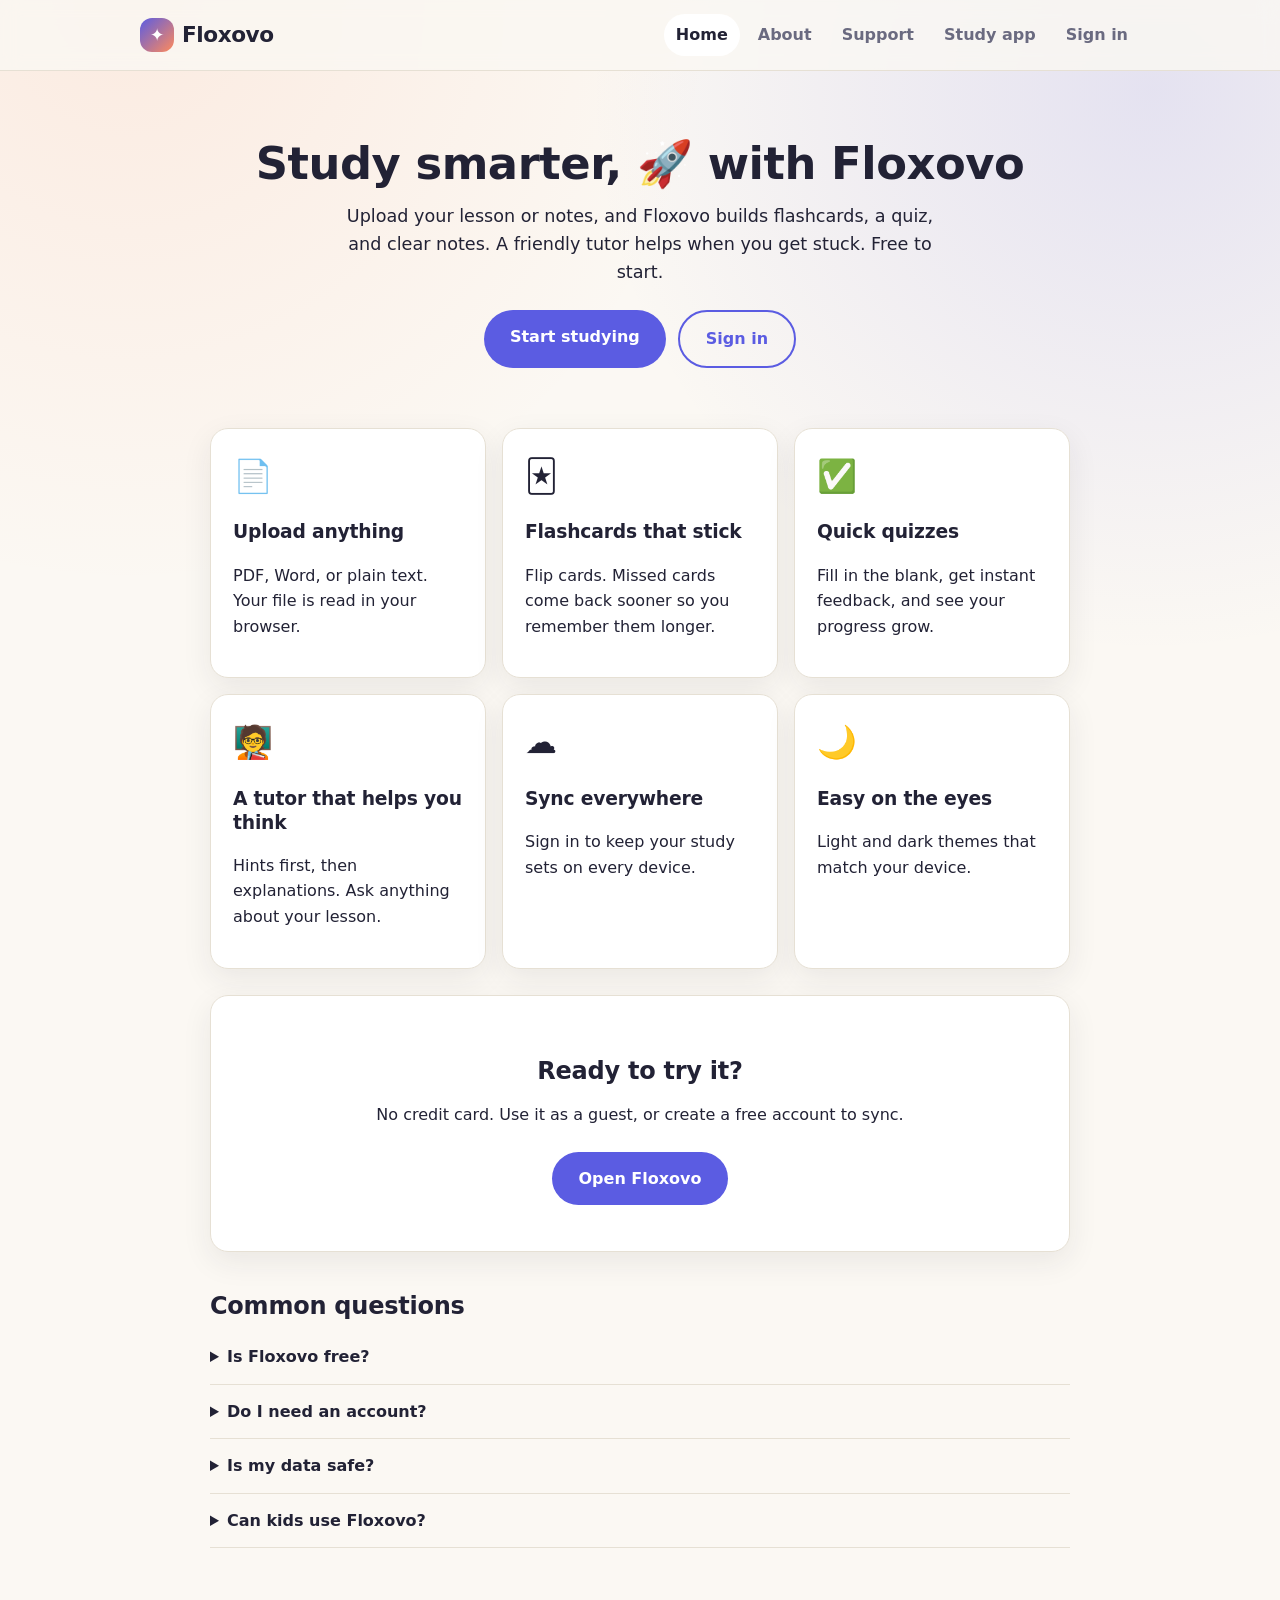
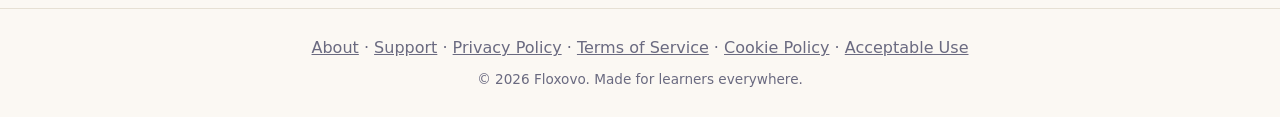
<file: index.html>
<!DOCTYPE html>
<html lang="en">
<head>
<meta charset="UTF-8">
<meta name="viewport" content="width=device-width, initial-scale=1">
<meta name="description" content="Floxovo turns your lessons into notes, flashcards, quizzes, and a friendly AI tutor. Free to start.">
<title>Home · Floxovo</title>
<link rel="stylesheet" href="styles.css">
</head>
<body>
<header id="site-header"></header>
<main class="wrap doc">

<section class="hero" style="padding-top:20px">
  <h1>Study smarter, <span class="emoji-float">🚀</span> with Floxovo</h1>
  <p class="lead">Upload your lesson or notes, and Floxovo builds flashcards, a quiz, and clear notes. A friendly tutor helps when you get stuck. Free to start.</p>
  <div class="cta-row">
    <a class="big" href="app.html">Start studying</a>
    <a class="big alt" href="app.html#login">Sign in</a>
  </div>
</section>

<section class="feature-grid" aria-label="Features">
  <div class="card"><div class="icon">📄</div><h3>Upload anything</h3><p class="muted">PDF, Word, or plain text. Your file is read in your browser.</p></div>
  <div class="card"><div class="icon">🃏</div><h3>Flashcards that stick</h3><p class="muted">Flip cards. Missed cards come back sooner so you remember them longer.</p></div>
  <div class="card"><div class="icon">✅</div><h3>Quick quizzes</h3><p class="muted">Fill in the blank, get instant feedback, and see your progress grow.</p></div>
  <div class="card"><div class="icon">🧑‍🏫</div><h3>A tutor that helps you think</h3><p class="muted">Hints first, then explanations. Ask anything about your lesson.</p></div>
  <div class="card"><div class="icon">☁️</div><h3>Sync everywhere</h3><p class="muted">Sign in to keep your study sets on every device.</p></div>
  <div class="card"><div class="icon">🌙</div><h3>Easy on the eyes</h3><p class="muted">Light and dark themes that match your device.</p></div>
</section>

<section class="card" style="text-align:center">
  <h2>Ready to try it?</h2>
  <p class="muted">No credit card. Use it as a guest, or create a free account to sync.</p>
  <div class="cta-row"><a class="big" href="app.html">Open Floxovo</a></div>
</section>

<section class="faq" style="margin-top:28px">
  <h2>Common questions</h2>
  <details><summary>Is Floxovo free?</summary><p>Yes. The core study tools are free to use. We'll tell you clearly before any paid option is added.</p></details>
  <details><summary>Do I need an account?</summary><p>No. You can study as a guest, and your sets stay on your device. An account lets you sync across devices.</p></details>
  <details><summary>Is my data safe?</summary><p>Read our <a href="privacy.html">Privacy Policy</a>. Uploaded files aren't stored; only the extracted text is kept with your study set, and you can delete it any time.</p></details>
  <details><summary>Can kids use Floxovo?</summary><p>Yes, with a parent or guardian involved. Read our <a href="privacy.html#children">children's section</a> and <a href="support.html">contact us</a> with questions.</p></details>
</section>

</main>
<footer id="site-footer"></footer>
<script src="site.js"></script>
</body>
</html>
</file>
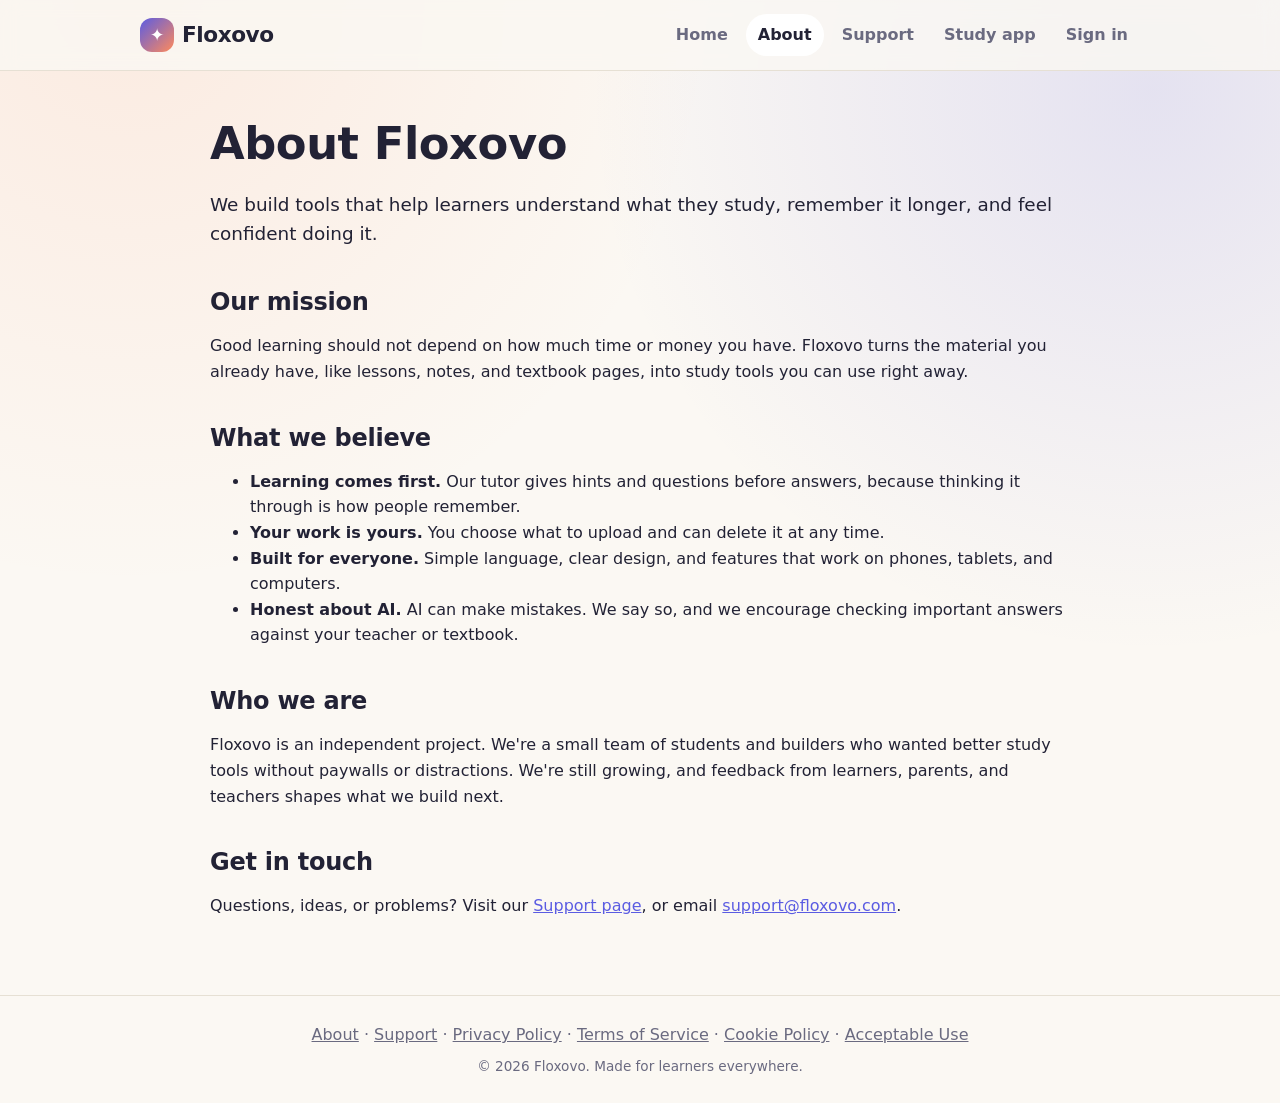
<file: about.html>
<!DOCTYPE html>
<html lang="en">
<head>
<meta charset="UTF-8">
<meta name="viewport" content="width=device-width, initial-scale=1">
<meta name="description" content="About Floxovo: our mission to make studying clearer, calmer, and more effective for learners everywhere.">
<title>About us · Floxovo</title>
<link rel="stylesheet" href="styles.css">
</head>
<body>
<header id="site-header"></header>
<main class="wrap doc">

<h1>About Floxovo</h1>
<p class="lead">We build tools that help learners understand what they study, remember it longer, and feel confident doing it.</p>

<h2>Our mission</h2>
<p>Good learning should not depend on how much time or money you have. Floxovo turns the material you already have, like lessons, notes, and textbook pages, into study tools you can use right away.</p>

<h2>What we believe</h2>
<ul>
  <li><b>Learning comes first.</b> Our tutor gives hints and questions before answers, because thinking it through is how people remember.</li>
  <li><b>Your work is yours.</b> You choose what to upload and can delete it at any time.</li>
  <li><b>Built for everyone.</b> Simple language, clear design, and features that work on phones, tablets, and computers.</li>
  <li><b>Honest about AI.</b> AI can make mistakes. We say so, and we encourage checking important answers against your teacher or textbook.</li>
</ul>

<h2>Who we are</h2>
<p>Floxovo is an independent project. We're a small team of students and builders who wanted better study tools without paywalls or distractions. We're still growing, and feedback from learners, parents, and teachers shapes what we build next.</p>

<h2>Get in touch</h2>
<p>Questions, ideas, or problems? Visit our <a href="support.html">Support page</a>, or email <a href="mailto:support@floxovo.com">support@floxovo.com</a>.</p>

</main>
<footer id="site-footer"></footer>
<script src="site.js"></script>
</body>
</html>
</file>
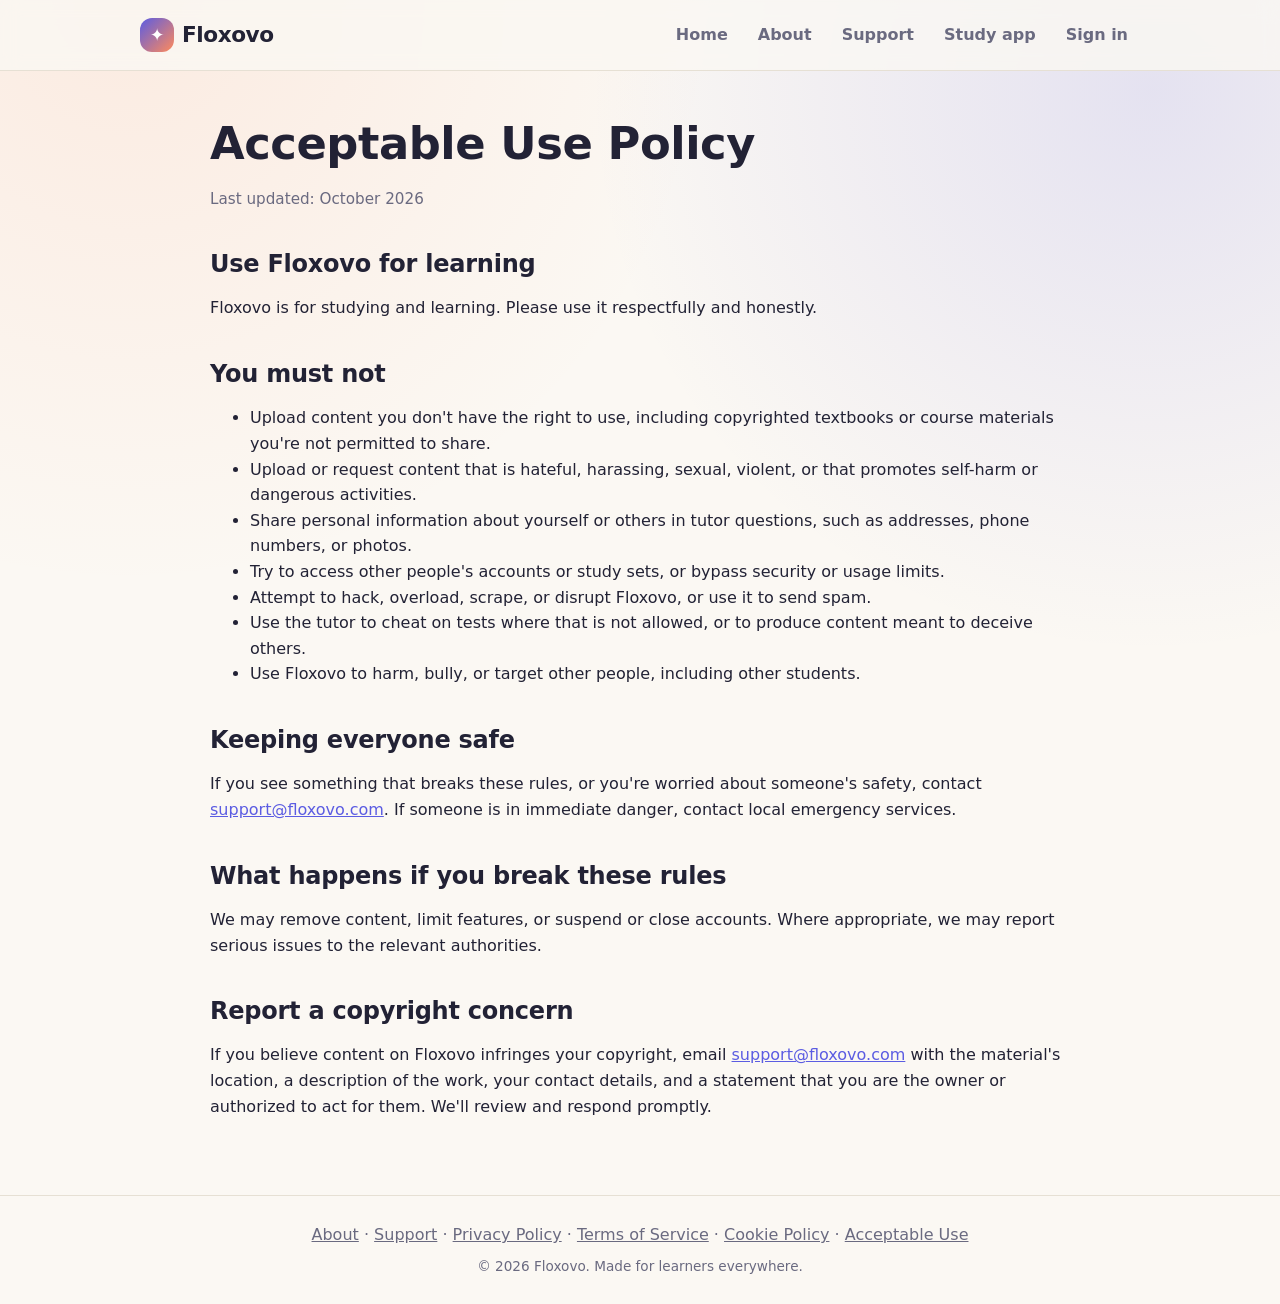
<file: acceptable-use.html>
<!DOCTYPE html>
<html lang="en">
<head>
<meta charset="UTF-8">
<meta name="viewport" content="width=device-width, initial-scale=1">
<meta name="description" content="The rules for using Floxovo safely and respectfully.">
<title>Acceptable Use Policy · Floxovo</title>
<link rel="stylesheet" href="styles.css">
</head>
<body>
<header id="site-header"></header>
<main class="wrap doc">

<h1>Acceptable Use Policy</h1>
<p class="updated">Last updated: October 2026</p>

<h2>Use Floxovo for learning</h2>
<p>Floxovo is for studying and learning. Please use it respectfully and honestly.</p>

<h2>You must not</h2>
<ul>
  <li>Upload content you don't have the right to use, including copyrighted textbooks or course materials you're not permitted to share.</li>
  <li>Upload or request content that is hateful, harassing, sexual, violent, or that promotes self-harm or dangerous activities.</li>
  <li>Share personal information about yourself or others in tutor questions, such as addresses, phone numbers, or photos.</li>
  <li>Try to access other people's accounts or study sets, or bypass security or usage limits.</li>
  <li>Attempt to hack, overload, scrape, or disrupt Floxovo, or use it to send spam.</li>
  <li>Use the tutor to cheat on tests where that is not allowed, or to produce content meant to deceive others.</li>
  <li>Use Floxovo to harm, bully, or target other people, including other students.</li>
</ul>

<h2>Keeping everyone safe</h2>
<p>If you see something that breaks these rules, or you're worried about someone's safety, contact <a href="mailto:support@floxovo.com">support@floxovo.com</a>. If someone is in immediate danger, contact local emergency services.</p>

<h2>What happens if you break these rules</h2>
<p>We may remove content, limit features, or suspend or close accounts. Where appropriate, we may report serious issues to the relevant authorities.</p>

<h2>Report a copyright concern</h2>
<p>If you believe content on Floxovo infringes your copyright, email <a href="mailto:support@floxovo.com">support@floxovo.com</a> with the material's location, a description of the work, your contact details, and a statement that you are the owner or authorized to act for them. We'll review and respond promptly.</p>

</main>
<footer id="site-footer"></footer>
<script src="site.js"></script>
</body>
</html>
</file>
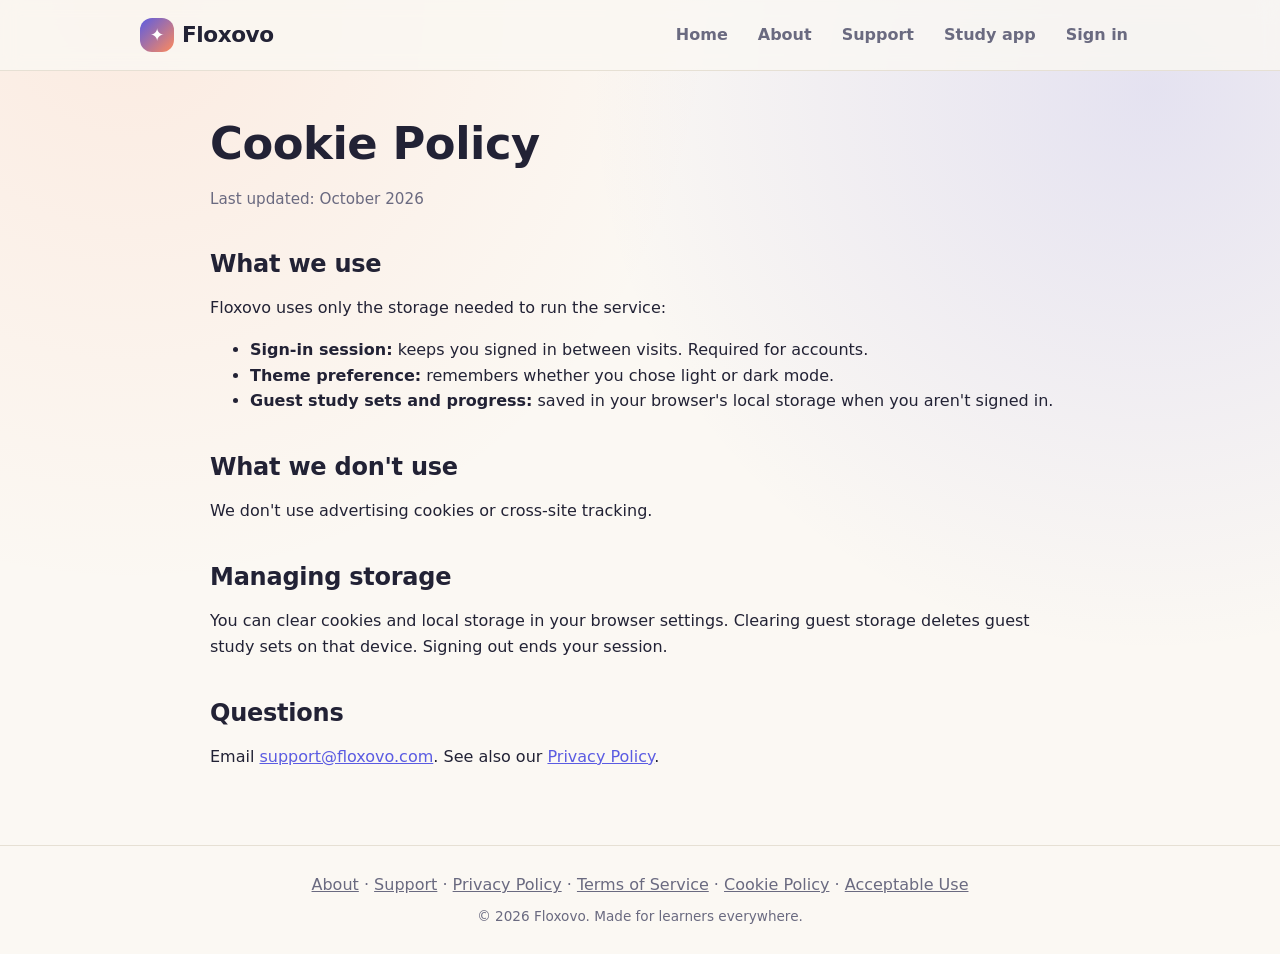
<file: cookies.html>
<!DOCTYPE html>
<html lang="en">
<head>
<meta charset="UTF-8">
<meta name="viewport" content="width=device-width, initial-scale=1">
<meta name="description" content="How Floxovo uses cookies and browser storage.">
<title>Cookie Policy · Floxovo</title>
<link rel="stylesheet" href="styles.css">
</head>
<body>
<header id="site-header"></header>
<main class="wrap doc">

<h1>Cookie Policy</h1>
<p class="updated">Last updated: October 2026</p>

<h2>What we use</h2>
<p>Floxovo uses only the storage needed to run the service:</p>
<ul>
  <li><b>Sign-in session:</b> keeps you signed in between visits. Required for accounts.</li>
  <li><b>Theme preference:</b> remembers whether you chose light or dark mode.</li>
  <li><b>Guest study sets and progress:</b> saved in your browser's local storage when you aren't signed in.</li>
</ul>

<h2>What we don't use</h2>
<p>We don't use advertising cookies or cross-site tracking.</p>

<h2>Managing storage</h2>
<p>You can clear cookies and local storage in your browser settings. Clearing guest storage deletes guest study sets on that device. Signing out ends your session.</p>

<h2>Questions</h2>
<p>Email <a href="mailto:support@floxovo.com">support@floxovo.com</a>. See also our <a href="privacy.html">Privacy Policy</a>.</p>

</main>
<footer id="site-footer"></footer>
<script src="site.js"></script>
</body>
</html>
</file>
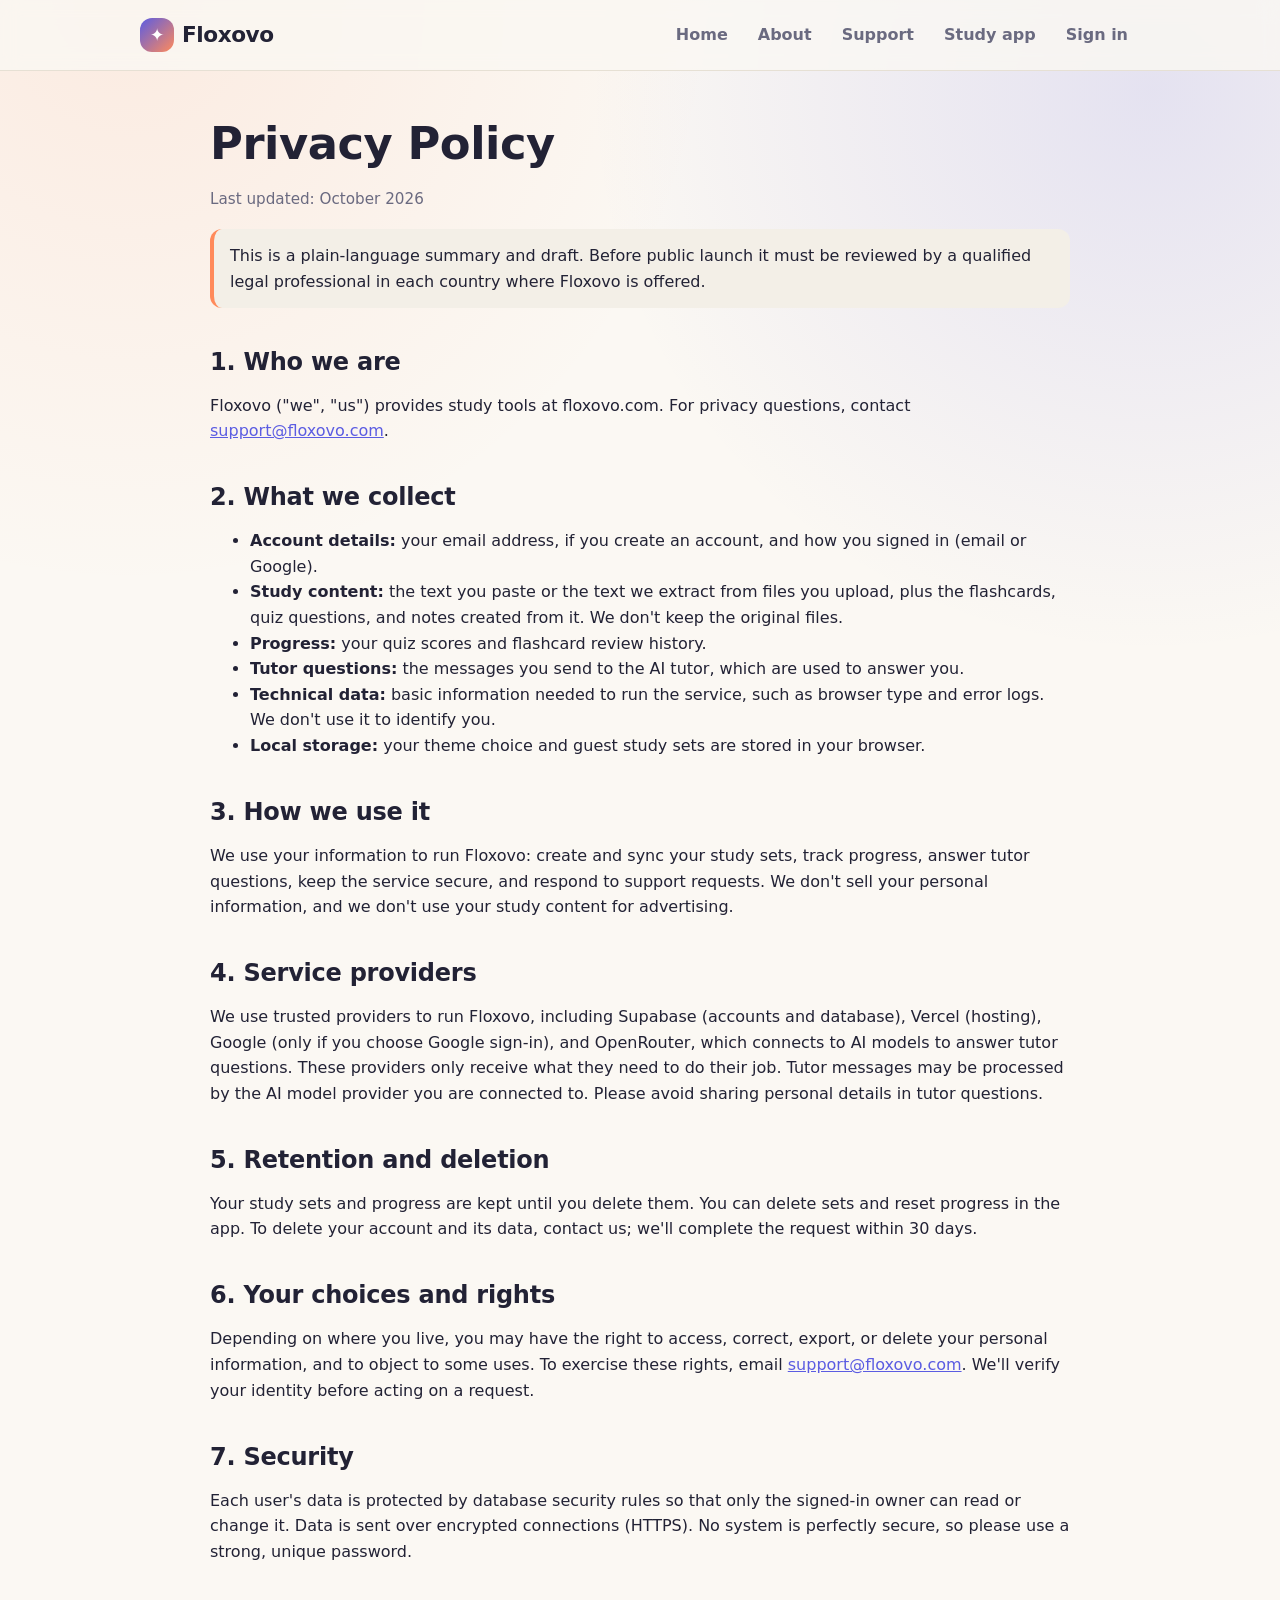
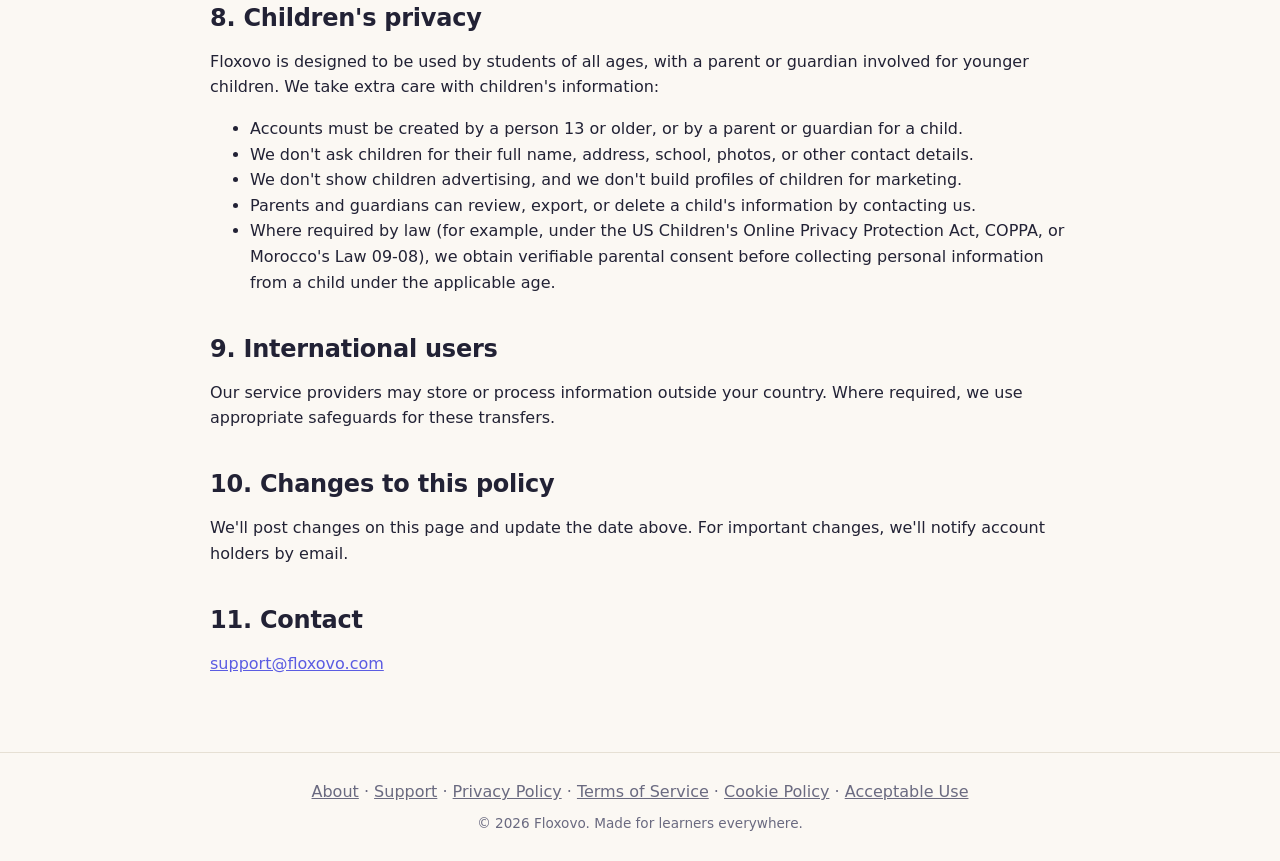
<file: privacy.html>
<!DOCTYPE html>
<html lang="en">
<head>
<meta charset="UTF-8">
<meta name="viewport" content="width=device-width, initial-scale=1">
<meta name="description" content="How Floxovo collects, uses, and protects your information, including information about children.">
<title>Privacy Policy · Floxovo</title>
<link rel="stylesheet" href="styles.css">
</head>
<body>
<header id="site-header"></header>
<main class="wrap doc">

<h1>Privacy Policy</h1>
<p class="updated">Last updated: October 2026</p>
<div class="notice">This is a plain-language summary and draft. Before public launch it must be reviewed by a qualified legal professional in each country where Floxovo is offered.</div>

<h2>1. Who we are</h2>
<p>Floxovo ("we", "us") provides study tools at floxovo.com. For privacy questions, contact <a href="mailto:support@floxovo.com">support@floxovo.com</a>.</p>

<h2>2. What we collect</h2>
<ul>
  <li><b>Account details:</b> your email address, if you create an account, and how you signed in (email or Google).</li>
  <li><b>Study content:</b> the text you paste or the text we extract from files you upload, plus the flashcards, quiz questions, and notes created from it. We don't keep the original files.</li>
  <li><b>Progress:</b> your quiz scores and flashcard review history.</li>
  <li><b>Tutor questions:</b> the messages you send to the AI tutor, which are used to answer you.</li>
  <li><b>Technical data:</b> basic information needed to run the service, such as browser type and error logs. We don't use it to identify you.</li>
  <li><b>Local storage:</b> your theme choice and guest study sets are stored in your browser.</li>
</ul>

<h2>3. How we use it</h2>
<p>We use your information to run Floxovo: create and sync your study sets, track progress, answer tutor questions, keep the service secure, and respond to support requests. We don't sell your personal information, and we don't use your study content for advertising.</p>

<h2>4. Service providers</h2>
<p>We use trusted providers to run Floxovo, including Supabase (accounts and database), Vercel (hosting), Google (only if you choose Google sign-in), and OpenRouter, which connects to AI models to answer tutor questions. These providers only receive what they need to do their job. Tutor messages may be processed by the AI model provider you are connected to. Please avoid sharing personal details in tutor questions.</p>

<h2>5. Retention and deletion</h2>
<p>Your study sets and progress are kept until you delete them. You can delete sets and reset progress in the app. To delete your account and its data, contact us; we'll complete the request within 30 days.</p>

<h2>6. Your choices and rights</h2>
<p>Depending on where you live, you may have the right to access, correct, export, or delete your personal information, and to object to some uses. To exercise these rights, email <a href="mailto:support@floxovo.com">support@floxovo.com</a>. We'll verify your identity before acting on a request.</p>

<h2>7. Security</h2>
<p>Each user's data is protected by database security rules so that only the signed-in owner can read or change it. Data is sent over encrypted connections (HTTPS). No system is perfectly secure, so please use a strong, unique password.</p>

<h2 id="children">8. Children's privacy</h2>
<p>Floxovo is designed to be used by students of all ages, with a parent or guardian involved for younger children. We take extra care with children's information:</p>
<ul>
  <li>Accounts must be created by a person 13 or older, or by a parent or guardian for a child.</li>
  <li>We don't ask children for their full name, address, school, photos, or other contact details.</li>
  <li>We don't show children advertising, and we don't build profiles of children for marketing.</li>
  <li>Parents and guardians can review, export, or delete a child's information by contacting us.</li>
  <li>Where required by law (for example, under the US Children's Online Privacy Protection Act, COPPA, or Morocco's Law 09-08), we obtain verifiable parental consent before collecting personal information from a child under the applicable age.</li>
</ul>

<h2>9. International users</h2>
<p>Our service providers may store or process information outside your country. Where required, we use appropriate safeguards for these transfers.</p>

<h2>10. Changes to this policy</h2>
<p>We'll post changes on this page and update the date above. For important changes, we'll notify account holders by email.</p>

<h2>11. Contact</h2>
<p><a href="mailto:support@floxovo.com">support@floxovo.com</a></p>

</main>
<footer id="site-footer"></footer>
<script src="site.js"></script>
</body>
</html>
</file>
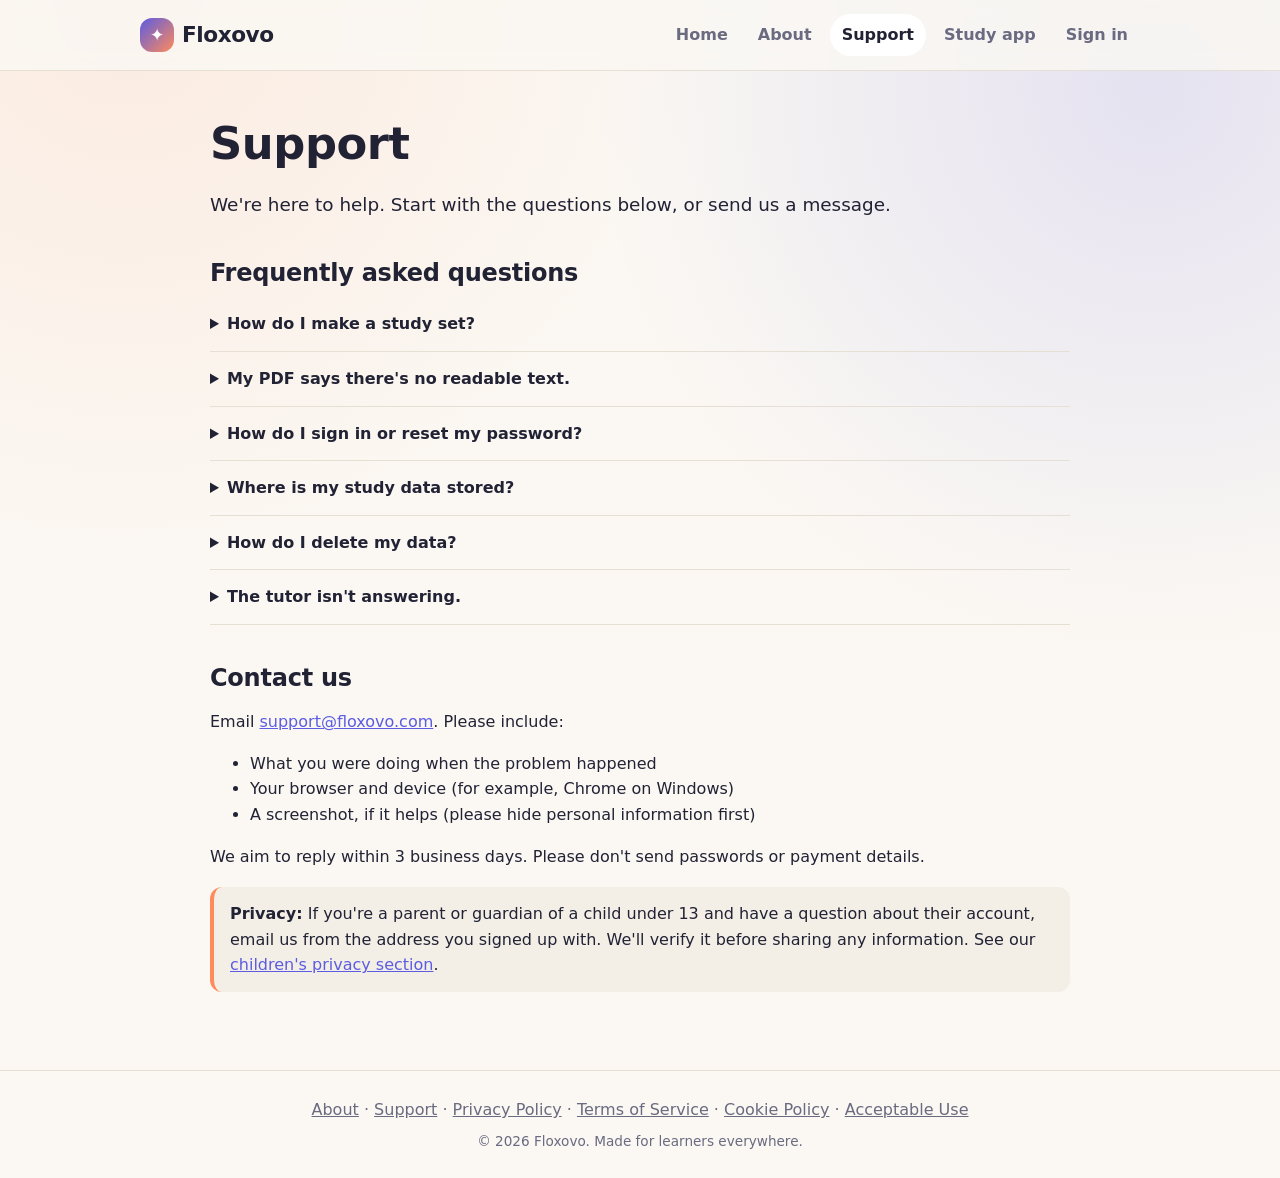
<file: support.html>
<!DOCTYPE html>
<html lang="en">
<head>
<meta charset="UTF-8">
<meta name="viewport" content="width=device-width, initial-scale=1">
<meta name="description" content="Get help with Floxovo: answers to common questions and how to contact our team.">
<title>Support · Floxovo</title>
<link rel="stylesheet" href="styles.css">
</head>
<body>
<header id="site-header"></header>
<main class="wrap doc">

<h1>Support</h1>
<p class="lead">We're here to help. Start with the questions below, or send us a message.</p>

<div class="faq">
  <h2>Frequently asked questions</h2>
  <details><summary>How do I make a study set?</summary><p>Go to the <a href="app.html">study app</a>, upload a PDF, Word, or text file, or paste your notes, then click Create my study set.</p></details>
  <details><summary>My PDF says there's no readable text.</summary><p>That usually means the PDF is a scanned picture of pages. Floxovo can't read scanned images yet. Try a text-based PDF, or copy and paste the text.</p></details>
  <details><summary>How do I sign in or reset my password?</summary><p>Open the app and click Sign in. Use "Forgot password?" to get a reset email. Check your spam folder if it doesn't arrive within a few minutes.</p></details>
  <details><summary>Where is my study data stored?</summary><p>Guest sets stay in your browser on that device. Signed-in sets are saved to your Floxovo account so you can use them on other devices.</p></details>
  <details><summary>How do I delete my data?</summary><p>Delete individual sets from your Library, or use Reset all progress and sets in Progress. To delete your whole account, email us from the address on the account (see below).</p></details>
  <details><summary>The tutor isn't answering.</summary><p>The tutor is sometimes busy or temporarily unavailable. Wait a minute and try again. If it keeps failing, let us know.</p></details>
</div>

<h2>Contact us</h2>
<p>Email <a href="mailto:support@floxovo.com">support@floxovo.com</a>. Please include:</p>
<ul>
  <li>What you were doing when the problem happened</li>
  <li>Your browser and device (for example, Chrome on Windows)</li>
  <li>A screenshot, if it helps (please hide personal information first)</li>
</ul>
<p class="muted">We aim to reply within 3 business days. Please don't send passwords or payment details.</p>

<div class="notice"><b>Privacy:</b> If you're a parent or guardian of a child under 13 and have a question about their account, email us from the address you signed up with. We'll verify it before sharing any information. See our <a href="privacy.html#children">children's privacy section</a>.</div>

</main>
<footer id="site-footer"></footer>
<script src="site.js"></script>
</body>
</html>
</file>
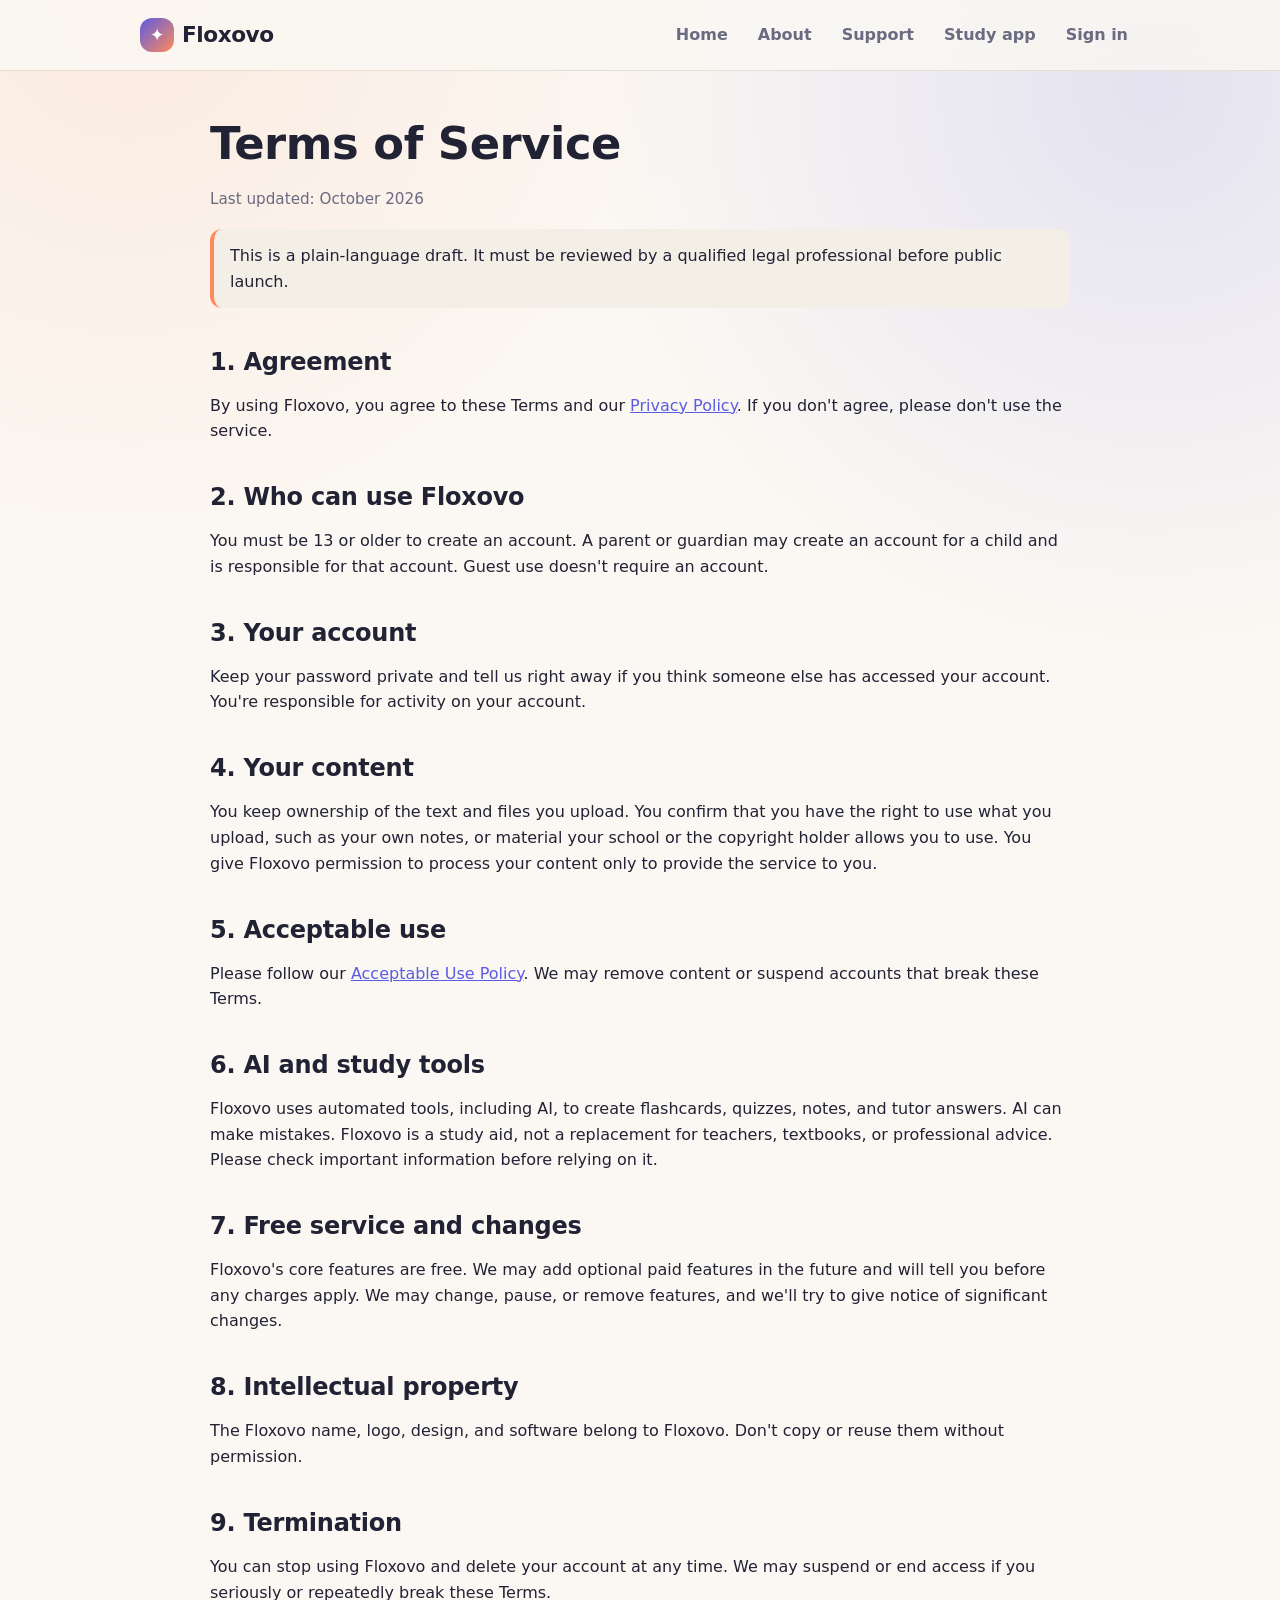
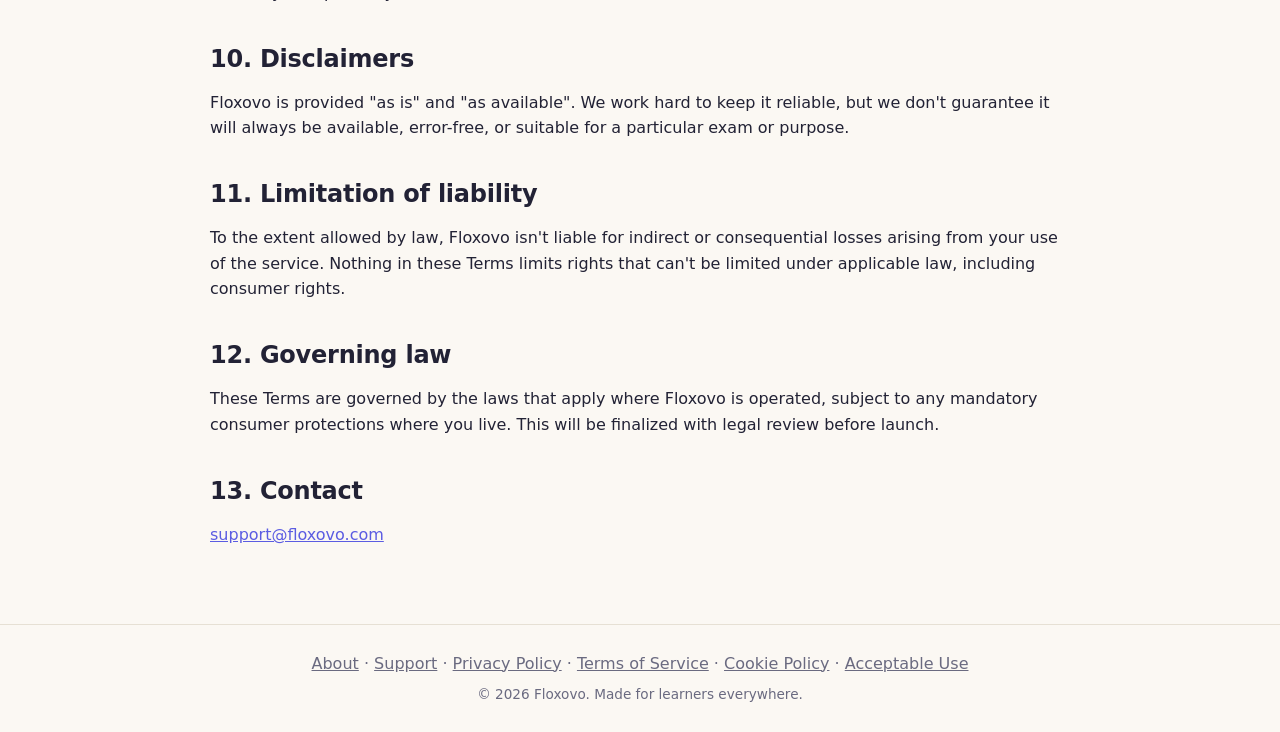
<file: terms.html>
<!DOCTYPE html>
<html lang="en">
<head>
<meta charset="UTF-8">
<meta name="viewport" content="width=device-width, initial-scale=1">
<meta name="description" content="The rules for using Floxovo, including accounts, content, and limits of our service.">
<title>Terms of Service · Floxovo</title>
<link rel="stylesheet" href="styles.css">
</head>
<body>
<header id="site-header"></header>
<main class="wrap doc">

<h1>Terms of Service</h1>
<p class="updated">Last updated: October 2026</p>
<div class="notice">This is a plain-language draft. It must be reviewed by a qualified legal professional before public launch.</div>

<h2>1. Agreement</h2>
<p>By using Floxovo, you agree to these Terms and our <a href="privacy.html">Privacy Policy</a>. If you don't agree, please don't use the service.</p>

<h2>2. Who can use Floxovo</h2>
<p>You must be 13 or older to create an account. A parent or guardian may create an account for a child and is responsible for that account. Guest use doesn't require an account.</p>

<h2>3. Your account</h2>
<p>Keep your password private and tell us right away if you think someone else has accessed your account. You're responsible for activity on your account.</p>

<h2>4. Your content</h2>
<p>You keep ownership of the text and files you upload. You confirm that you have the right to use what you upload, such as your own notes, or material your school or the copyright holder allows you to use. You give Floxovo permission to process your content only to provide the service to you.</p>

<h2>5. Acceptable use</h2>
<p>Please follow our <a href="acceptable-use.html">Acceptable Use Policy</a>. We may remove content or suspend accounts that break these Terms.</p>

<h2>6. AI and study tools</h2>
<p>Floxovo uses automated tools, including AI, to create flashcards, quizzes, notes, and tutor answers. AI can make mistakes. Floxovo is a study aid, not a replacement for teachers, textbooks, or professional advice. Please check important information before relying on it.</p>

<h2>7. Free service and changes</h2>
<p>Floxovo's core features are free. We may add optional paid features in the future and will tell you before any charges apply. We may change, pause, or remove features, and we'll try to give notice of significant changes.</p>

<h2>8. Intellectual property</h2>
<p>The Floxovo name, logo, design, and software belong to Floxovo. Don't copy or reuse them without permission.</p>

<h2>9. Termination</h2>
<p>You can stop using Floxovo and delete your account at any time. We may suspend or end access if you seriously or repeatedly break these Terms.</p>

<h2>10. Disclaimers</h2>
<p>Floxovo is provided "as is" and "as available". We work hard to keep it reliable, but we don't guarantee it will always be available, error-free, or suitable for a particular exam or purpose.</p>

<h2>11. Limitation of liability</h2>
<p>To the extent allowed by law, Floxovo isn't liable for indirect or consequential losses arising from your use of the service. Nothing in these Terms limits rights that can't be limited under applicable law, including consumer rights.</p>

<h2>12. Governing law</h2>
<p>These Terms are governed by the laws that apply where Floxovo is operated, subject to any mandatory consumer protections where you live. This will be finalized with legal review before launch.</p>

<h2>13. Contact</h2>
<p><a href="mailto:support@floxovo.com">support@floxovo.com</a></p>

</main>
<footer id="site-footer"></footer>
<script src="site.js"></script>
</body>
</html>
</file>
<file: styles.css>
/* ---------- Theme tokens: follow the device, with a manual override ---------- */
:root {
  --bg: #fbf8f3;
  --surface: #ffffff;
  --surface-2: #f3efe7;
  --text: #222235;
  --muted: #6a6a80;
  --primary: #5b5ce2;
  --primary-text: #ffffff;
  --accent: #ff8a5b;
  --success: #2fa36b;
  --danger: #e0556b;
  --line: #e6e0d4;
  --shadow: 0 10px 30px rgba(34, 34, 53, 0.08);
  --radius: 18px;
  --font: "Nunito", system-ui, -apple-system, "Segoe UI", sans-serif;
  color-scheme: light;
}
@media (prefers-color-scheme: dark) {
  :root:not([data-theme="light"]) {
    --bg: #14131f; --surface: #1e1d2e; --surface-2: #26253a; --text: #f1efff; --muted: #a9a6c7;
    --primary: #8c8dff; --primary-text: #14131f; --accent: #ffa27f; --success: #5fd39a; --danger: #ff7d91;
    --line: #35334d; --shadow: 0 10px 30px rgba(0, 0, 0, 0.35); color-scheme: dark;
  }
}
:root[data-theme="dark"] {
  --bg: #14131f; --surface: #1e1d2e; --surface-2: #26253a; --text: #f1efff; --muted: #a9a6c7;
  --primary: #8c8dff; --primary-text: #14131f; --accent: #ffa27f; --success: #5fd39a; --danger: #ff7d91;
  --line: #35334d; --shadow: 0 10px 30px rgba(0, 0, 0, 0.35); color-scheme: dark;
}

* { box-sizing: border-box; }
html { scroll-behavior: smooth; }
body {
  margin: 0; font-family: var(--font); background: var(--bg); color: var(--text);
  line-height: 1.6; min-height: 100vh; transition: background .4s ease, color .4s ease;
  background-image:
    radial-gradient(circle at 10% 0%, color-mix(in srgb, var(--accent) 12%, transparent), transparent 40%),
    radial-gradient(circle at 90% 10%, color-mix(in srgb, var(--primary) 14%, transparent), transparent 40%);
  background-attachment: fixed;
}

/* ---------- Header & nav ---------- */
header.top {
  position: sticky; top: 0; z-index: 10; backdrop-filter: blur(10px);
  background: color-mix(in srgb, var(--bg) 80%, transparent); border-bottom: 1px solid var(--line);
}
.bar { max-width: 1040px; margin: 0 auto; padding: 14px 20px; display: flex; align-items: center; gap: 12px; flex-wrap: wrap; }
.logo { font-weight: 900; font-size: 1.35rem; letter-spacing: -0.02em; display: flex; align-items: center; gap: 8px; }
.logo-mark {
  width: 34px; height: 34px; border-radius: 12px; display: grid; place-items: center; color: #fff; font-size: 1.1rem;
  background: linear-gradient(135deg, var(--primary), var(--accent)); animation: wiggle 6s ease-in-out infinite;
}
nav { display: flex; gap: 6px; flex-wrap: wrap; margin-left: auto; }
nav button[aria-current="page"] { background: var(--surface); color: var(--text); box-shadow: var(--shadow); }

main { max-width: 1040px; margin: 0 auto; padding: 28px 20px 60px; }
.view { display: none; }
.view.active { display: block; animation: rise .5s ease both; }

/* ---------- Buttons & inputs ---------- */
button, .btn-like {
  font: inherit; font-weight: 800; padding: 10px 18px; border: 0; border-radius: 999px;
  background: var(--primary); color: var(--primary-text); cursor: pointer; display: inline-block;
  transition: transform .15s ease, box-shadow .2s ease, background .2s ease;
}
button:hover, .btn-like:hover { transform: translateY(-2px); box-shadow: var(--shadow); }
button:active { transform: translateY(0) scale(.98); }
button.ghost { background: transparent; color: var(--primary); border: 2px solid var(--primary); }
button.soft, .btn-like.soft { background: var(--surface-2); color: var(--text); }
button.link { background: none; color: var(--primary); padding: 6px 0; box-shadow: none; }
button.wide { width: 100%; }
button:disabled { opacity: .5; cursor: not-allowed; transform: none; box-shadow: none; }
.btn-like { border: 2px solid var(--primary); background: transparent; color: var(--primary); cursor: pointer; }
button:focus-visible, .btn-like:focus-within, textarea:focus-visible, input:focus-visible, select:focus-visible {
  outline: 3px solid var(--accent); outline-offset: 3px;
}

textarea, input[type=text], input[type=email], input[type=password] {
  font: inherit; color: var(--text); background: var(--surface); border: 2px solid var(--line);
  border-radius: 14px; padding: 12px 14px; width: 100%; transition: border-color .2s ease;
}
textarea:focus, input:focus { border-color: var(--primary); }
textarea { min-height: 160px; resize: vertical; margin-top: 12px; }
.sr-only { position: absolute; width: 1px; height: 1px; overflow: hidden; clip: rect(0 0 0 0); }

.card {
  background: var(--surface); border: 1px solid var(--line); border-radius: var(--radius);
  box-shadow: var(--shadow); padding: 22px; animation: rise .45s ease both;
}
.grid { display: grid; gap: 18px; }
.grid.cols-3 { grid-template-columns: repeat(auto-fit, minmax(230px, 1fr)); }
.grid.cols-2 { grid-template-columns: repeat(auto-fit, minmax(300px, 1fr)); }
.muted { color: var(--muted); }
.pill { display: inline-block; padding: 4px 12px; border-radius: 999px; background: var(--surface-2); font-size: .85rem; font-weight: 700; }
h1, h2, h3 { line-height: 1.25; letter-spacing: -0.01em; }
h1 { font-size: clamp(2rem, 4vw, 2.8rem); margin: .2em 0; }
h2 { font-size: 1.5rem; margin: 0 0 .4em; }
.hero { text-align: center; padding: 20px 0 10px; }
.hero p { max-width: 620px; margin: 10px auto; color: var(--muted); font-size: 1.1rem; }
.emoji-float { display: inline-block; animation: float 3s ease-in-out infinite; }
.row { display: flex; gap: 10px; flex-wrap: wrap; align-items: center; }
.hidden { display: none !important; }

/* ---------- Library ---------- */
.set-item h3 { margin: 0 0 4px; word-break: break-word; }

/* ---------- Flashcards ---------- */
.scene { perspective: 1200px; }
.flip {
  position: relative; width: 100%; min-height: 240px; transform-style: preserve-3d;
  transition: transform .6s cubic-bezier(.2, .8, .2, 1); cursor: pointer;
}
.flip.is-flipped { transform: rotateY(180deg); }
.face {
  position: absolute; inset: 0; backface-visibility: hidden; border-radius: var(--radius);
  display: flex; align-items: center; justify-content: center; text-align: center;
  padding: 26px; font-size: 1.35rem; font-weight: 800; border: 2px solid var(--line); background: var(--surface);
}
.face.back {
  transform: rotateY(180deg);
  background: linear-gradient(135deg, color-mix(in srgb, var(--primary) 18%, var(--surface)), color-mix(in srgb, var(--accent) 14%, var(--surface)));
}

/* ---------- Quiz ---------- */
.q { padding: 16px 0; border-bottom: 1px dashed var(--line); animation: rise .4s ease both; }
.q:last-child { border-bottom: 0; }
.feedback { margin-left: 10px; font-weight: 800; }
.feedback.good { color: var(--success); }
.feedback.bad { color: var(--danger); }
.shake { animation: shake .4s; }

/* ---------- Chat ---------- */
.chat { display: flex; flex-direction: column; gap: 12px; max-height: 420px; overflow-y: auto; padding: 4px; margin-top: 14px; }
.bubble { max-width: 82%; padding: 12px 16px; border-radius: 18px; white-space: pre-wrap; animation: rise .3s ease both; }
.bubble.user { align-self: flex-end; background: var(--primary); color: var(--primary-text); border-bottom-right-radius: 6px; }
.bubble.ai { align-self: flex-start; background: var(--surface-2); border-bottom-left-radius: 6px; }
.typing span { display: inline-block; width: 8px; height: 8px; margin: 0 2px; border-radius: 50%; background: var(--muted); animation: bounce 1s infinite; }
.typing span:nth-child(2) { animation-delay: .15s; }
.typing span:nth-child(3) { animation-delay: .3s; }

/* ---------- Progress ---------- */
.stat-num { font-size: 2.2rem; font-weight: 900; color: var(--primary); }
.bar-track { height: 12px; background: var(--surface-2); border-radius: 999px; overflow: hidden; }
.bar-fill { height: 100%; width: 0; background: linear-gradient(90deg, var(--primary), var(--accent)); border-radius: 999px; transition: width 1s cubic-bezier(.2, .8, .2, 1); }

/* ---------- Modal ---------- */
.modal {
  position: fixed; inset: 0; z-index: 40; display: none; place-items: center; padding: 20px;
  background: rgba(10, 10, 20, 0.45); backdrop-filter: blur(4px);
}
.modal.open { display: grid; animation: fade .25s ease both; }
.modal-card {
  position: relative; width: 100%; max-width: 420px; background: var(--surface); border-radius: 22px;
  box-shadow: var(--shadow); padding: 28px; border: 1px solid var(--line); animation: rise .35s ease both;
}
.modal-card form { display: grid; gap: 12px; margin-top: 14px; }
.modal-card .close { position: absolute; top: 12px; right: 12px; background: var(--surface-2); color: var(--text); padding: 6px 12px; }
.tabs-auth { margin-top: 10px; }
.tabs-auth button { flex: 1; }
.tabs-auth button[aria-selected="true"] { background: var(--primary); color: var(--primary-text); }
.check { display: flex; gap: 10px; align-items: flex-start; font-size: .92rem; color: var(--muted); }
.check input { margin-top: 5px; width: 18px; height: 18px; }
.divider { display: flex; align-items: center; gap: 10px; color: var(--muted); margin: 18px 0; }
.divider::before, .divider::after { content: ""; flex: 1; height: 1px; background: var(--line); }

/* ---------- Toasts & confetti ---------- */
.toast-zone { position: fixed; bottom: 20px; left: 50%; transform: translateX(-50%); z-index: 60; display: grid; gap: 8px; }
.toast { background: var(--text); color: var(--bg); padding: 10px 18px; border-radius: 999px; font-weight: 700; animation: rise .3s ease both; }
.confetti { position: fixed; top: -10px; width: 10px; height: 14px; border-radius: 3px; pointer-events: none; z-index: 50; animation: fall 1.6s ease-in forwards; }

/* ---------- Animations ---------- */
@keyframes rise { from { opacity: 0; transform: translateY(12px); } to { opacity: 1; transform: none; } }
@keyframes fade { from { opacity: 0; } to { opacity: 1; } }
@keyframes float { 0%, 100% { transform: translateY(0); } 50% { transform: translateY(-8px); } }
@keyframes wiggle { 0%, 90%, 100% { transform: rotate(0); } 93% { transform: rotate(-8deg); } 96% { transform: rotate(8deg); } }
@keyframes bounce { 0%, 80%, 100% { transform: translateY(0); opacity: .4; } 40% { transform: translateY(-6px); opacity: 1; } }
@keyframes shake { 0%, 100% { transform: translateX(0); } 25% { transform: translateX(-6px); } 75% { transform: translateX(6px); } }
@keyframes fall { to { transform: translateY(110vh) rotate(720deg); opacity: 0; } }

@media (prefers-reduced-motion: reduce) {
  *, *::before, *::after { animation: none !important; transition: none !important; scroll-behavior: auto !important; }
}
@media (max-width: 640px) {
  nav { margin-left: 0; width: 100%; }
  .chat { max-height: 320px; }
}

/* ================= Public site (homepage and pages) ================= */
.link-btn { text-decoration: none; display: inline-block; }
.site-head { position: sticky; top: 0; z-index: 10; backdrop-filter: blur(10px);
  background: color-mix(in srgb, var(--bg) 80%, transparent); border-bottom: 1px solid var(--line); }
.site-head .bar { justify-content: space-between; }
.site-head nav a { color: var(--muted); text-decoration: none; font-weight: 700; padding: 8px 12px; border-radius: 999px; }
.site-head nav a:hover, .site-head nav a[aria-current="page"] { color: var(--text); background: var(--surface); }
a.logo { color: var(--text); text-decoration: none; }
.site-foot { border-top: 1px solid var(--line); margin-top: 40px; padding: 26px 20px; text-align: center; color: var(--muted); }
.site-foot a { color: var(--muted); }
.site-foot.small { margin-top: 0; font-size: .9rem; }
.site-foot .fine { margin-top: 8px; font-size: .85rem; }
.wrap { max-width: 900px; margin: 0 auto; padding: 36px 20px 20px; }
.lead { font-size: 1.15rem; color: var(--muted); }
.cta-row { display: flex; gap: 12px; flex-wrap: wrap; justify-content: center; margin: 24px 0; }
.cta-row a, .cta-row button { text-decoration: none; }
.cta-row a.big { display: inline-block; padding: 14px 26px; border-radius: 999px; font-weight: 900; background: var(--primary); color: var(--primary-text); }
.cta-row a.big.alt { background: transparent; color: var(--primary); border: 2px solid var(--primary); }
.feature-grid { display: grid; gap: 16px; grid-template-columns: repeat(auto-fit, minmax(220px, 1fr)); margin: 26px 0; }
.feature-grid .card { animation-delay: var(--d, 0s); }
.feature-grid .icon { font-size: 2rem; }
.doc h2 { margin-top: 1.6em; }
.doc p, .doc li { color: var(--text); }
.doc .updated { color: var(--muted); font-size: .95rem; }
.doc a { color: var(--primary); }
.notice { background: var(--surface-2); border-left: 4px solid var(--accent); padding: 14px 16px; border-radius: 12px; margin: 18px 0; }
.form-simple { display: grid; gap: 12px; margin-top: 14px; }
.faq details { border-bottom: 1px solid var(--line); padding: 14px 0; }
.faq summary { cursor: pointer; font-weight: 800; }
.faq p { margin: 8px 0 0; color: var(--muted); }
</file>
